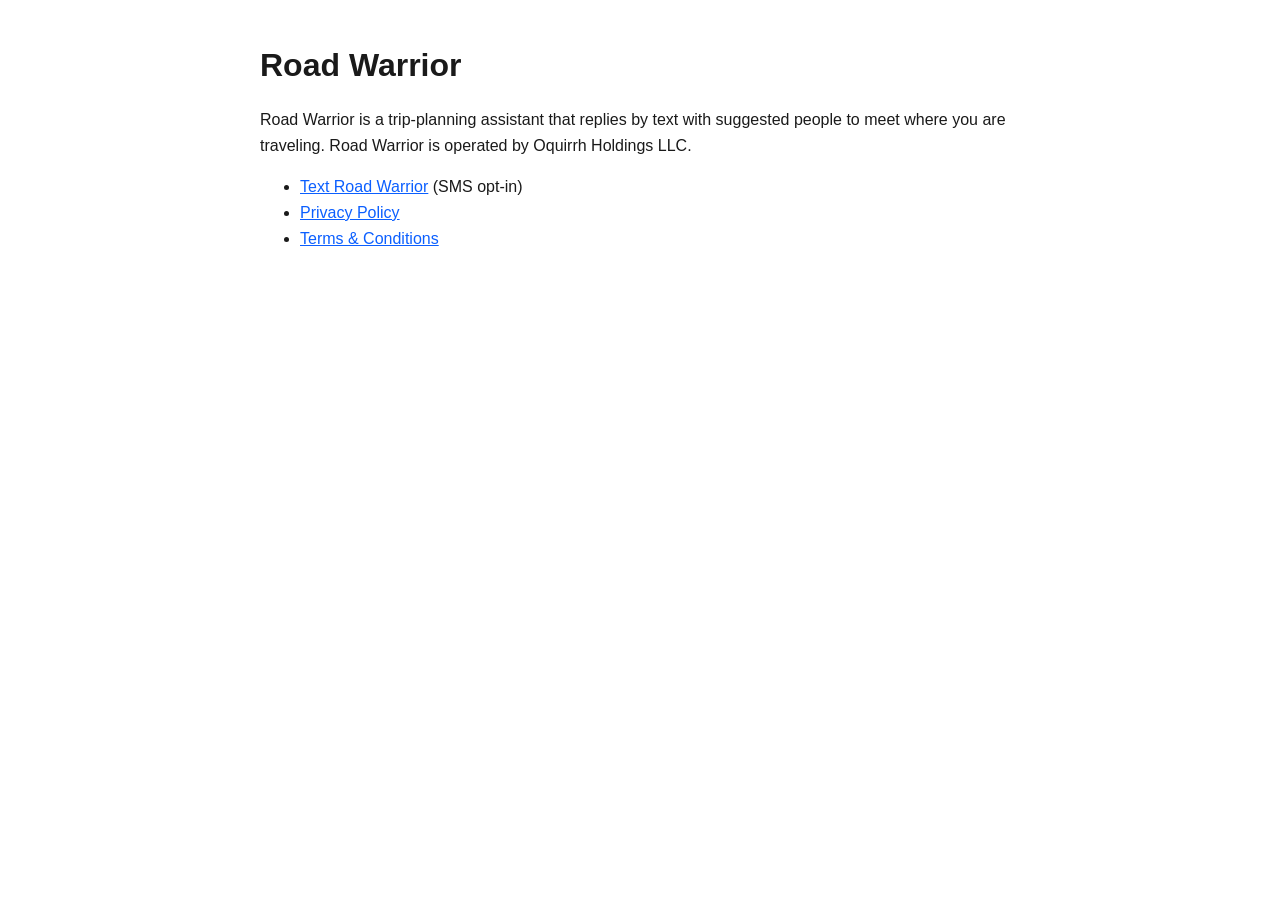
<file: index.html>
<!doctype html><html lang="en"><head><meta charset="utf-8"><meta name="viewport" content="width=device-width,initial-scale=1"><title>Road Warrior</title><link rel="stylesheet" href="style.css"></head><body>
<h1>Road Warrior</h1><p>Road Warrior is a trip-planning assistant that replies by text with suggested people to meet where you are traveling. Road Warrior is operated by Oquirrh Holdings LLC.</p>
<ul><li><a href="sms.html">Text Road Warrior</a> (SMS opt-in)</li><li><a href="privacy.html">Privacy Policy</a></li><li><a href="terms.html">Terms &amp; Conditions</a></li></ul></body></html>
</file>
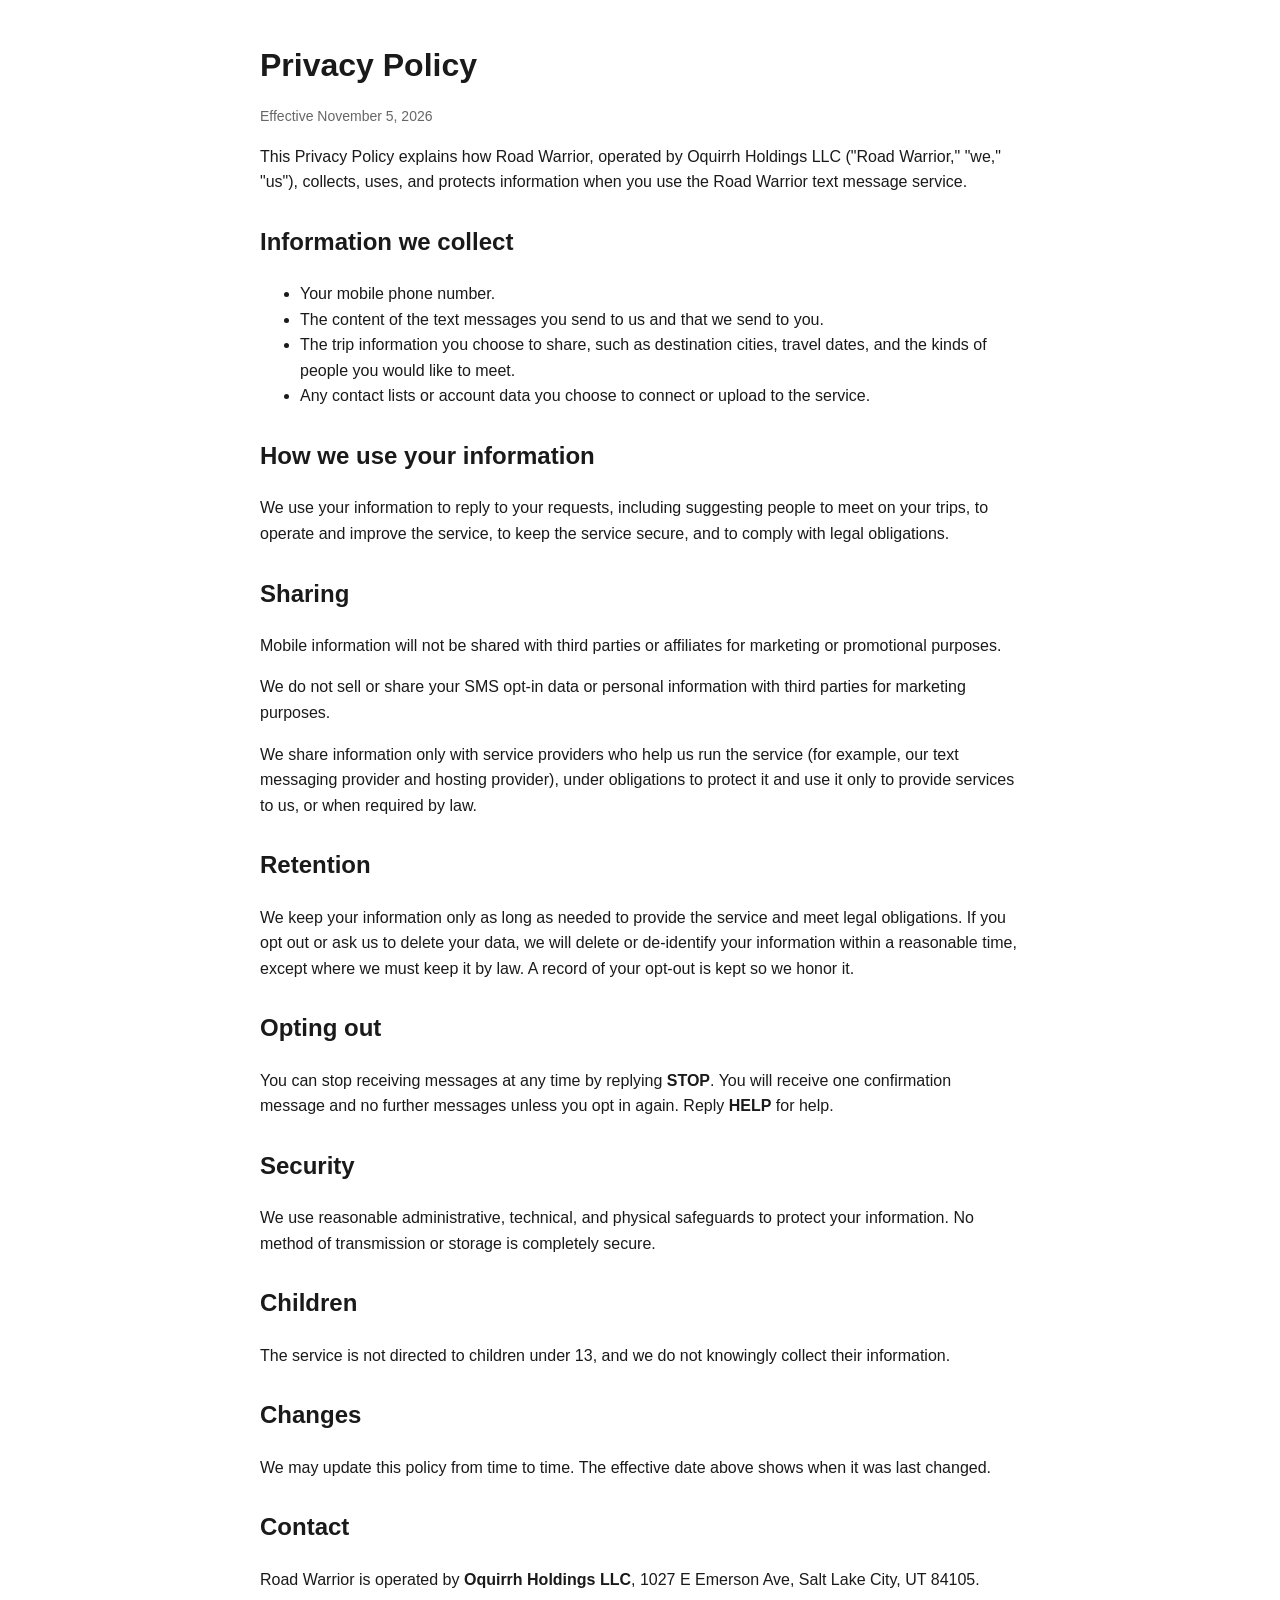
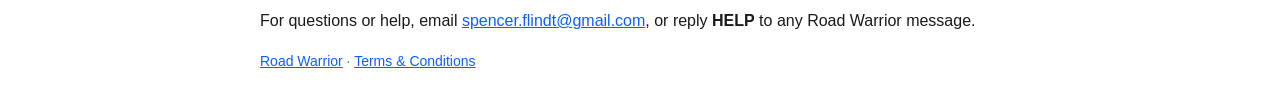
<file: privacy.html>
<!doctype html><html lang="en"><head><meta charset="utf-8"><meta name="viewport" content="width=device-width,initial-scale=1"><title>Privacy Policy</title><link rel="stylesheet" href="style.css"></head><body>
<h1>Privacy Policy</h1><p class="muted">Effective November 5, 2026</p>
<p>This Privacy Policy explains how Road Warrior, operated by Oquirrh Holdings LLC ("Road Warrior," "we," "us"), collects, uses, and protects information when you use the Road Warrior text message service.</p>
<h2>Information we collect</h2><ul>
<li>Your mobile phone number.</li>
<li>The content of the text messages you send to us and that we send to you.</li>
<li>The trip information you choose to share, such as destination cities, travel dates, and the kinds of people you would like to meet.</li>
<li>Any contact lists or account data you choose to connect or upload to the service.</li></ul>
<h2>How we use your information</h2>
<p>We use your information to reply to your requests, including suggesting people to meet on your trips, to operate and improve the service, to keep the service secure, and to comply with legal obligations.</p>
<h2>Sharing</h2>
<p>Mobile information will not be shared with third parties or affiliates for marketing or promotional purposes.</p>
<p>We do not sell or share your SMS opt-in data or personal information with third parties for marketing purposes.</p>
<p>We share information only with service providers who help us run the service (for example, our text messaging provider and hosting provider), under obligations to protect it and use it only to provide services to us, or when required by law.</p>
<h2>Retention</h2>
<p>We keep your information only as long as needed to provide the service and meet legal obligations. If you opt out or ask us to delete your data, we will delete or de-identify your information within a reasonable time, except where we must keep it by law. A record of your opt-out is kept so we honor it.</p>
<h2>Opting out</h2>
<p>You can stop receiving messages at any time by replying <strong>STOP</strong>. You will receive one confirmation message and no further messages unless you opt in again. Reply <strong>HELP</strong> for help.</p>
<h2>Security</h2>
<p>We use reasonable administrative, technical, and physical safeguards to protect your information. No method of transmission or storage is completely secure.</p>
<h2>Children</h2>
<p>The service is not directed to children under 13, and we do not knowingly collect their information.</p>
<h2>Changes</h2>
<p>We may update this policy from time to time. The effective date above shows when it was last changed.</p>
<h2>Contact</h2>
<p>Road Warrior is operated by <strong>Oquirrh Holdings LLC</strong>, 1027 E Emerson Ave, Salt Lake City, UT 84105.</p>
<p>For questions or help, email <a href="mailto:spencer.flindt@gmail.com">spencer.flindt@gmail.com</a>, or reply <strong>HELP</strong> to any Road Warrior message.</p>
<p class="muted"><a href="index.html">Road Warrior</a> &middot; <a href="terms.html">Terms &amp; Conditions</a></p></body></html>
</file>
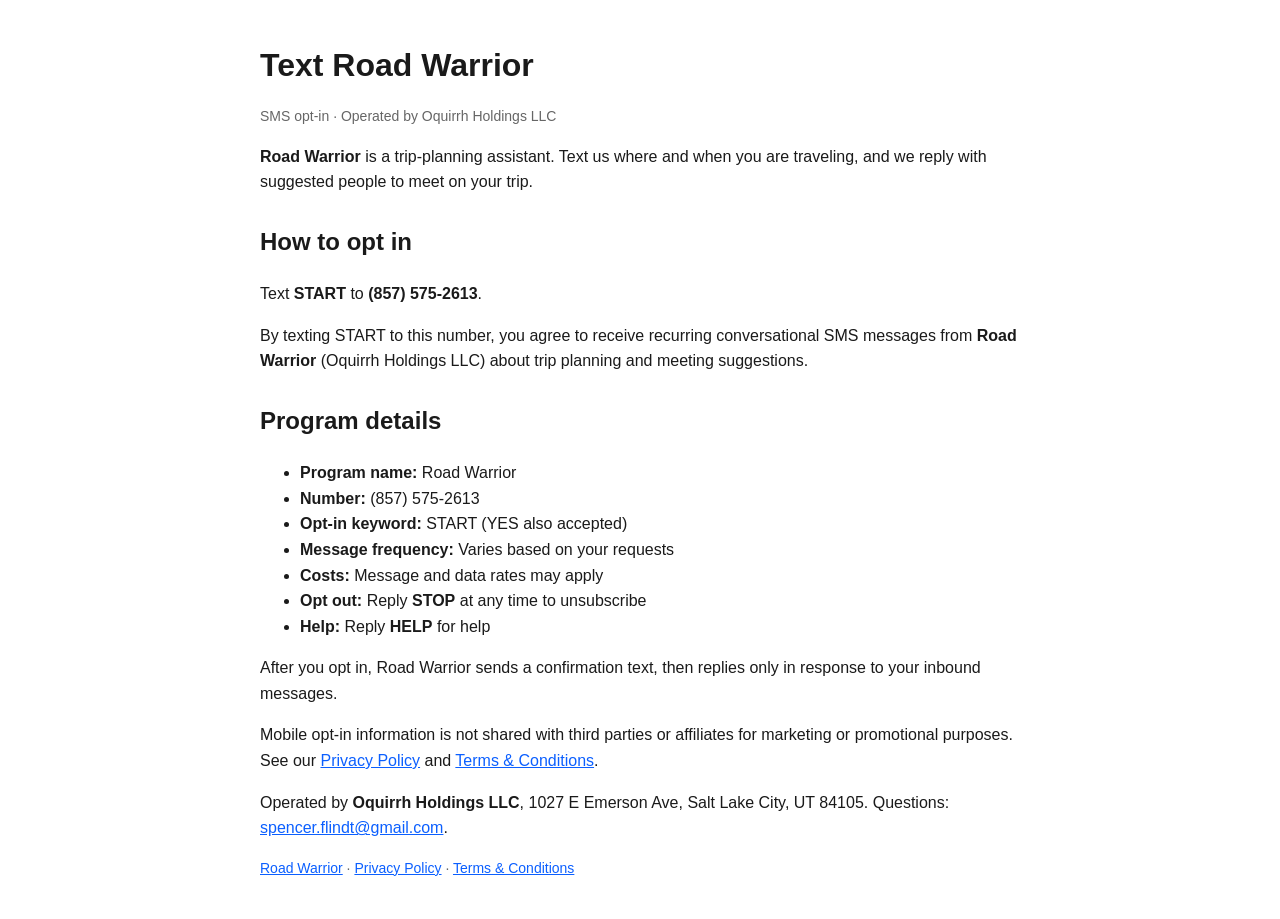
<file: sms.html>
<!doctype html><html lang="en"><head><meta charset="utf-8"><meta name="viewport" content="width=device-width,initial-scale=1"><title>Text Road Warrior</title><link rel="stylesheet" href="style.css"></head><body>
<h1>Text Road Warrior</h1>
<p class="muted">SMS opt-in &middot; Operated by Oquirrh Holdings LLC</p>

<p><strong>Road Warrior</strong> is a trip-planning assistant. Text us where and when you are traveling, and we reply with suggested people to meet on your trip.</p>

<h2>How to opt in</h2>
<p>Text <strong>START</strong> to <strong>(857) 575-2613</strong>.</p>
<p>By texting START to this number, you agree to receive recurring conversational SMS messages from <strong>Road Warrior</strong> (Oquirrh Holdings LLC) about trip planning and meeting suggestions.</p>

<h2>Program details</h2>
<ul>
<li><strong>Program name:</strong> Road Warrior</li>
<li><strong>Number:</strong> (857) 575-2613</li>
<li><strong>Opt-in keyword:</strong> START (YES also accepted)</li>
<li><strong>Message frequency:</strong> Varies based on your requests</li>
<li><strong>Costs:</strong> Message and data rates may apply</li>
<li><strong>Opt out:</strong> Reply <strong>STOP</strong> at any time to unsubscribe</li>
<li><strong>Help:</strong> Reply <strong>HELP</strong> for help</li>
</ul>

<p>After you opt in, Road Warrior sends a confirmation text, then replies only in response to your inbound messages.</p>

<p>Mobile opt-in information is not shared with third parties or affiliates for marketing or promotional purposes. See our <a href="privacy.html">Privacy Policy</a> and <a href="terms.html">Terms &amp; Conditions</a>.</p>

<p>Operated by <strong>Oquirrh Holdings LLC</strong>, 1027 E Emerson Ave, Salt Lake City, UT 84105. Questions: <a href="mailto:spencer.flindt@gmail.com">spencer.flindt@gmail.com</a>.</p>

<p class="muted"><a href="index.html">Road Warrior</a> &middot; <a href="privacy.html">Privacy Policy</a> &middot; <a href="terms.html">Terms &amp; Conditions</a></p>
</body></html>
</file>
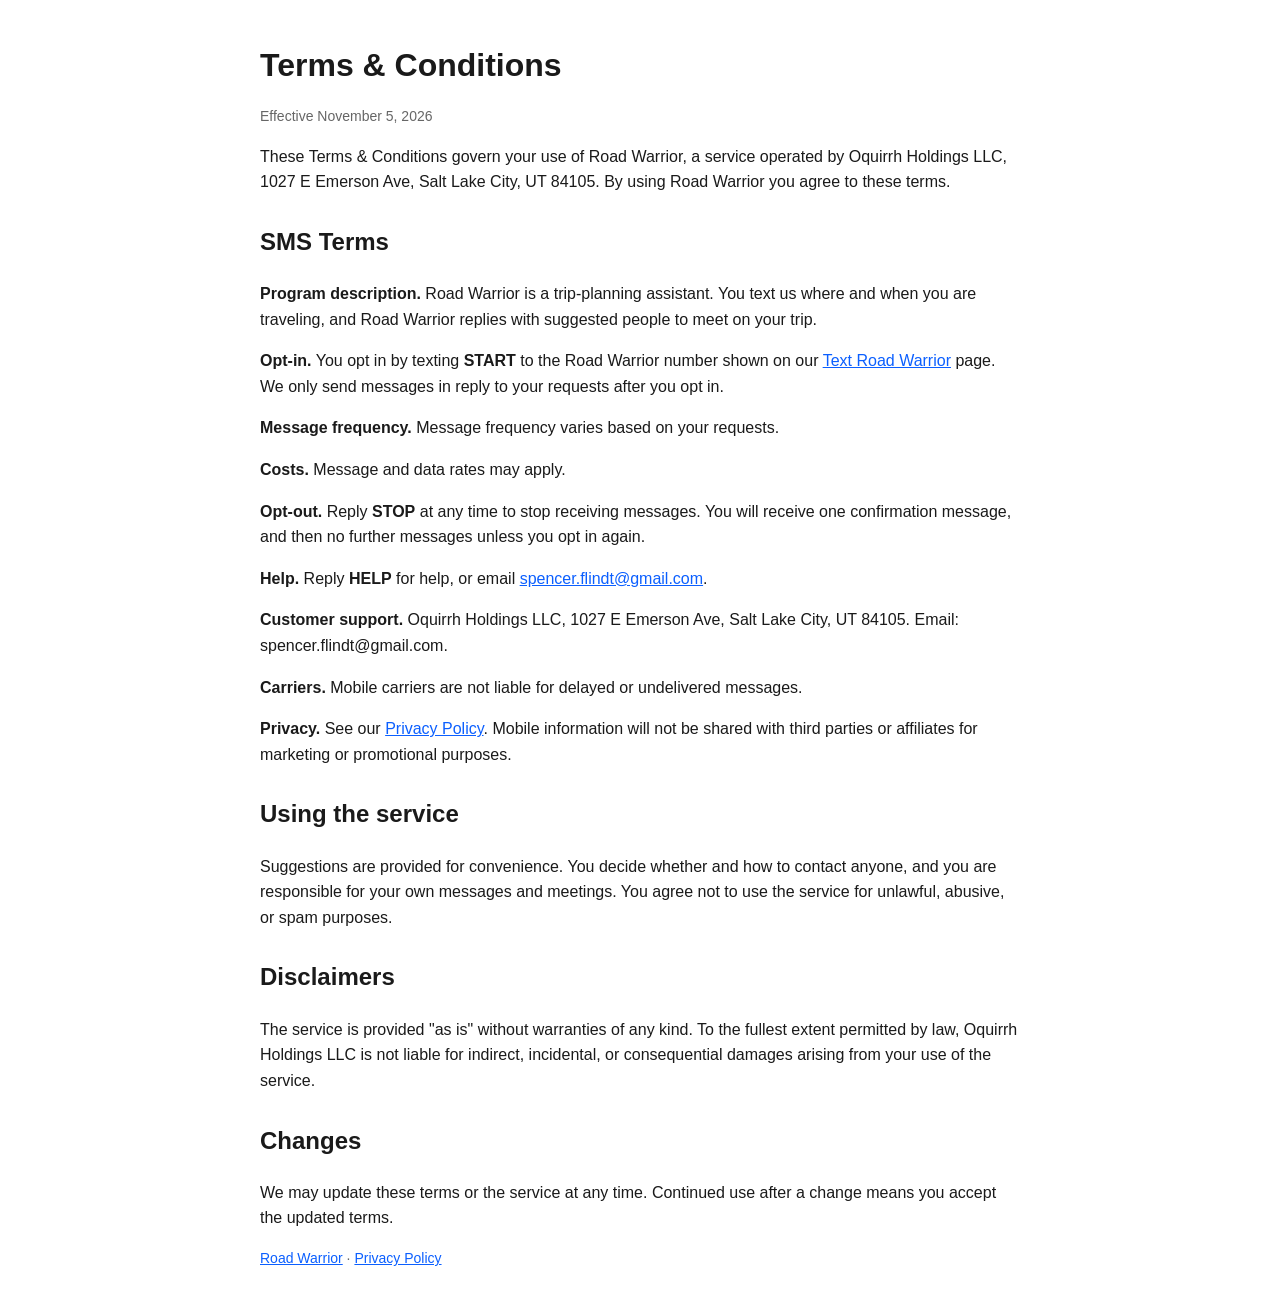
<file: terms.html>
<!doctype html><html lang="en"><head><meta charset="utf-8"><meta name="viewport" content="width=device-width,initial-scale=1"><title>Terms &amp; Conditions</title><link rel="stylesheet" href="style.css"></head><body>
<h1>Terms &amp; Conditions</h1><p class="muted">Effective November 5, 2026</p>
<p>These Terms &amp; Conditions govern your use of Road Warrior, a service operated by Oquirrh Holdings LLC, 1027 E Emerson Ave, Salt Lake City, UT 84105. By using Road Warrior you agree to these terms.</p>
<h2>SMS Terms</h2>
<p><strong>Program description.</strong> Road Warrior is a trip-planning assistant. You text us where and when you are traveling, and Road Warrior replies with suggested people to meet on your trip.</p>
<p><strong>Opt-in.</strong> You opt in by texting <strong>START</strong> to the Road Warrior number shown on our <a href="sms.html">Text Road Warrior</a> page. We only send messages in reply to your requests after you opt in.</p>
<p><strong>Message frequency.</strong> Message frequency varies based on your requests.</p>
<p><strong>Costs.</strong> Message and data rates may apply.</p>
<p><strong>Opt-out.</strong> Reply <strong>STOP</strong> at any time to stop receiving messages. You will receive one confirmation message, and then no further messages unless you opt in again.</p>
<p><strong>Help.</strong> Reply <strong>HELP</strong> for help, or email <a href="mailto:spencer.flindt@gmail.com">spencer.flindt@gmail.com</a>.</p>
<p><strong>Customer support.</strong> Oquirrh Holdings LLC, 1027 E Emerson Ave, Salt Lake City, UT 84105. Email: spencer.flindt@gmail.com.</p>
<p><strong>Carriers.</strong> Mobile carriers are not liable for delayed or undelivered messages.</p>
<p><strong>Privacy.</strong> See our <a href="privacy.html">Privacy Policy</a>. Mobile information will not be shared with third parties or affiliates for marketing or promotional purposes.</p>
<h2>Using the service</h2>
<p>Suggestions are provided for convenience. You decide whether and how to contact anyone, and you are responsible for your own messages and meetings. You agree not to use the service for unlawful, abusive, or spam purposes.</p>
<h2>Disclaimers</h2>
<p>The service is provided "as is" without warranties of any kind. To the fullest extent permitted by law, Oquirrh Holdings LLC is not liable for indirect, incidental, or consequential damages arising from your use of the service.</p>
<h2>Changes</h2>
<p>We may update these terms or the service at any time. Continued use after a change means you accept the updated terms.</p>
<p class="muted"><a href="index.html">Road Warrior</a> &middot; <a href="privacy.html">Privacy Policy</a></p></body></html>
</file>
<file: style.css>
body{font-family:-apple-system,Segoe UI,Helvetica,Arial,sans-serif;max-width:760px;margin:40px auto;padding:0 20px;line-height:1.6;color:#1a1a1a}h1{margin-bottom:4px}h2{margin-top:28px}.muted{color:#666;font-size:14px}a{color:#0b5fff}
</file>
